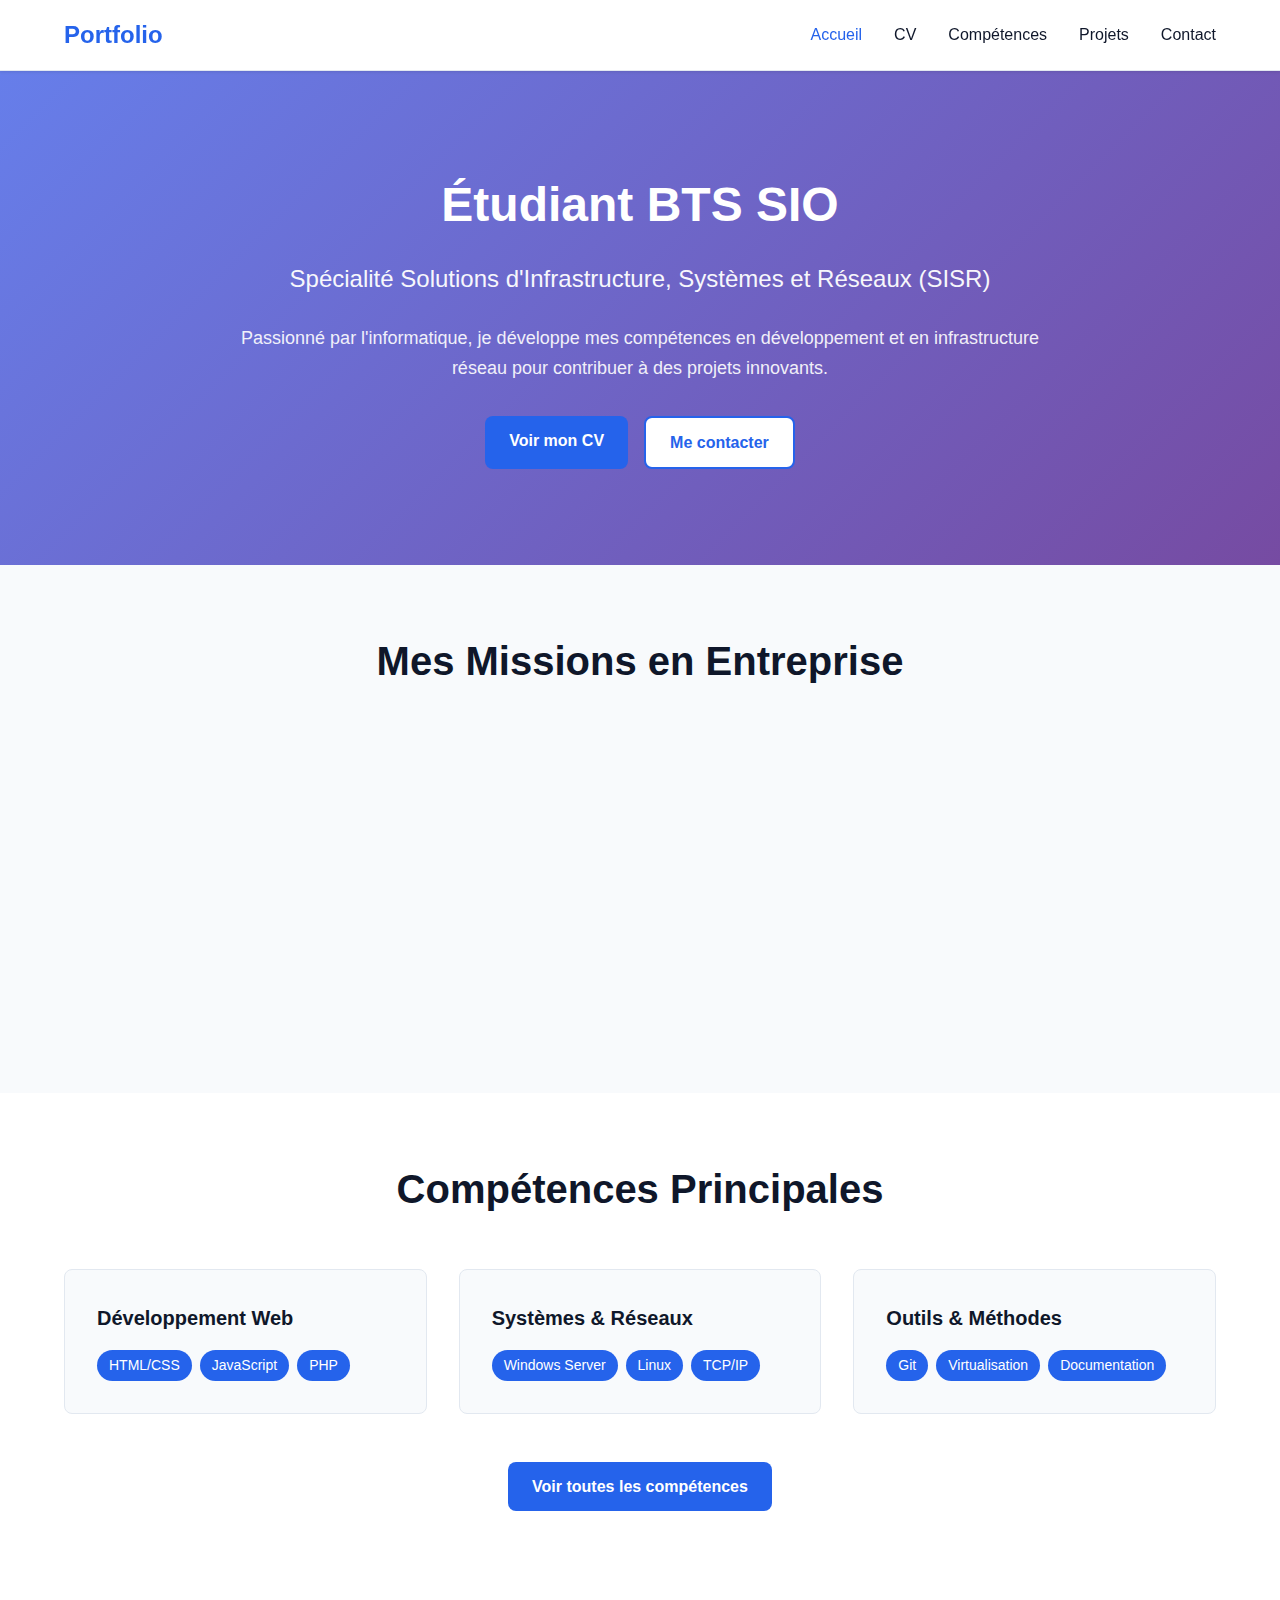
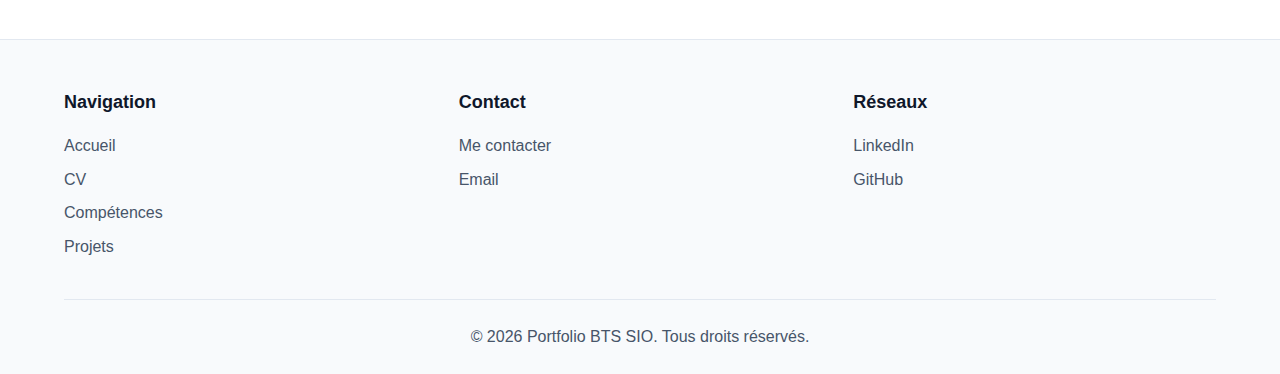
<file: index.html>
<!DOCTYPE html>
<html lang="fr">
<head>
    <meta charset="UTF-8">
    <meta name="viewport" content="width=device-width, initial-scale=1.0">
    <title>Portfolio - Étudiant BTS SIO</title>
    <meta name="description" content="Portfolio d'un étudiant en BTS SIO spécialisé en développement et infrastructure">
    <link rel="stylesheet" href="styles.css">
</head>
<body>
    <!-- Navigation -->
    <nav class="navbar">
        <div class="container">
            <a href="index.html" class="logo">Portfolio</a>
            <button class="menu-toggle" id="menuToggle">
                <span></span>
                <span></span>
                <span></span>
            </button>
            <ul class="nav-links" id="navLinks">
                <li><a href="index.html" class="active">Accueil</a></li>
                <li><a href="cv.html">CV</a></li>
                <li><a href="competences.html">Compétences</a></li>
                <li><a href="projets.html">Projets</a></li>
                <li><a href="contact.html">Contact</a></li>
            </ul>
        </div>
    </nav>

    <!-- Hero Section -->
    <section class="hero">
        <div class="container">
            <div class="hero-content">
                <h1 class="hero-title">Étudiant BTS SIO</h1>
                <p class="hero-subtitle">Spécialité Solutions d'Infrastructure, Systèmes et Réseaux (SISR)</p>
                <p class="hero-description">Passionné par l'informatique, je développe mes compétences en développement et en infrastructure réseau pour contribuer à des projets innovants.</p>
                <div class="hero-buttons">
                    <a href="cv.html" class="btn btn-primary">Voir mon CV</a>
                    <a href="contact.html" class="btn btn-secondary">Me contacter</a>
                </div>
            </div>
        </div>
    </section>

    <!-- Missions Section -->
    <section class="missions">
        <div class="container">
            <h2 class="section-title">Mes Missions en Entreprise</h2>
            <div class="missions-grid">
                <div class="mission-card">
                    <div class="mission-icon">🔧</div>
                    <h3>Maintenance & Support</h3>
                    <p>Diagnostic et résolution de problèmes matériels et logiciels, assistance technique aux utilisateurs</p>
                </div>
                <div class="mission-card">
                    <div class="mission-icon">🌐</div>
                    <h3>Infrastructure Réseau</h3>
                    <p>Configuration et administration des équipements réseau, gestion des accès et de la sécurité</p>
                </div>
                <div class="mission-card">
                    <div class="mission-icon">💻</div>
                    <h3>Développement</h3>
                    <p>Création d'applications web et scripts d'automatisation pour optimiser les processus</p>
                </div>
            </div>
        </div>
    </section>

    <!-- Skills Preview -->
    <section class="skills-preview">
        <div class="container">
            <h2 class="section-title">Compétences Principales</h2>
            <div class="skills-grid">
                <div class="skill-card">
                    <h3>Développement Web</h3>
                    <div class="skill-tags">
                        <span class="tag">HTML/CSS</span>
                        <span class="tag">JavaScript</span>
                        <span class="tag">PHP</span>
                    </div>
                </div>
                <div class="skill-card">
                    <h3>Systèmes & Réseaux</h3>
                    <div class="skill-tags">
                        <span class="tag">Windows Server</span>
                        <span class="tag">Linux</span>
                        <span class="tag">TCP/IP</span>
                    </div>
                </div>
                <div class="skill-card">
                    <h3>Outils & Méthodes</h3>
                    <div class="skill-tags">
                        <span class="tag">Git</span>
                        <span class="tag">Virtualisation</span>
                        <span class="tag">Documentation</span>
                    </div>
                </div>
            </div>
            <div class="text-center">
                <a href="competences.html" class="btn btn-primary">Voir toutes les compétences</a>
            </div>
        </div>
    </section>

    <!-- Footer -->
    <footer class="footer">
        <div class="container">
            <div class="footer-content">
                <div class="footer-section">
                    <h3>Navigation</h3>
                    <ul>
                        <li><a href="index.html">Accueil</a></li>
                        <li><a href="cv.html">CV</a></li>
                        <li><a href="competences.html">Compétences</a></li>
                        <li><a href="projets.html">Projets</a></li>
                    </ul>
                </div>
                <div class="footer-section">
                    <h3>Contact</h3>
                    <ul>
                        <li><a href="contact.html">Me contacter</a></li>
                        <li><a href="mailto:votre.email@example.com">Email</a></li>
                    </ul>
                </div>
                <div class="footer-section">
                    <h3>Réseaux</h3>
                    <ul>
                        <li><a href="#" target="_blank">LinkedIn</a></li>
                        <li><a href="https://github.com/blackfires38" target="_blank">GitHub</a></li>
                    </ul>
                </div>
            </div>
            <div class="footer-bottom">
                <p>&copy; 2026 Portfolio BTS SIO. Tous droits réservés.</p>
            </div>
        </div>
    </footer>

    <script src="script.js"></script>
</body>
</html>
</file>
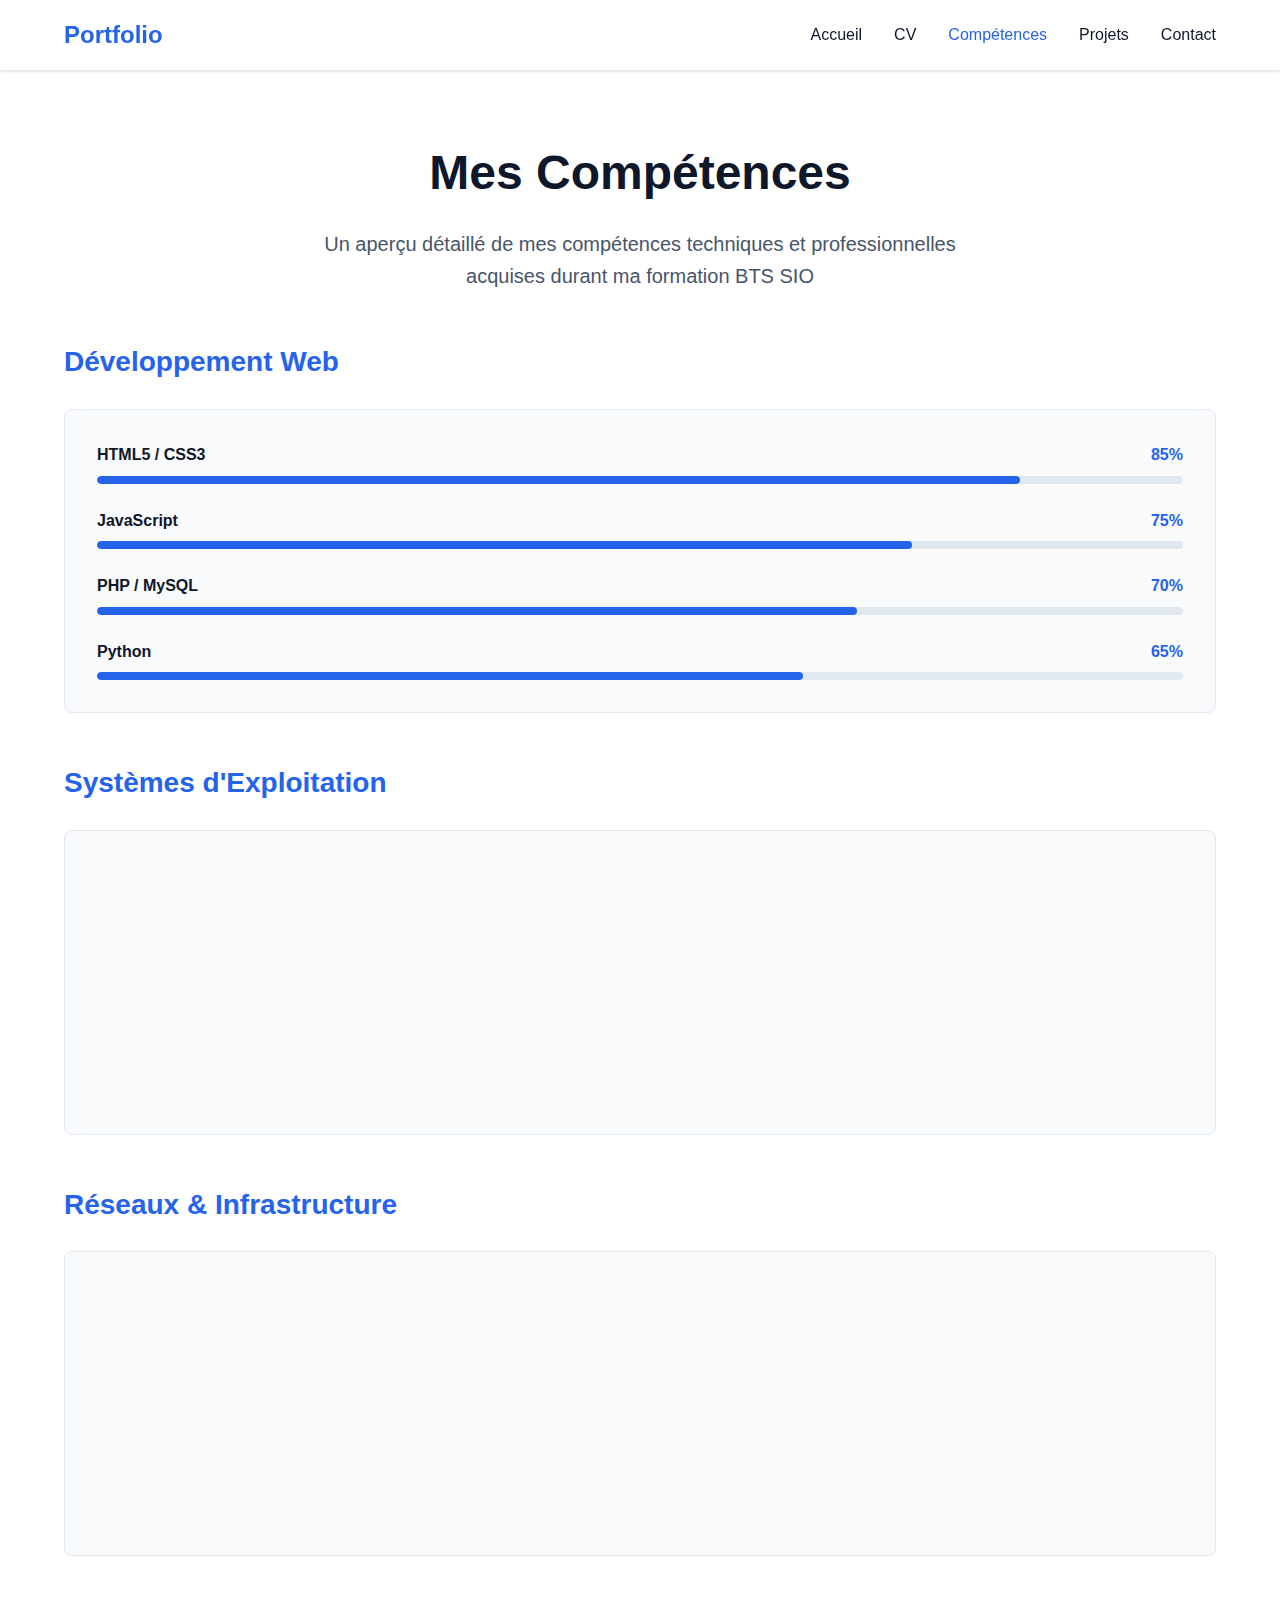
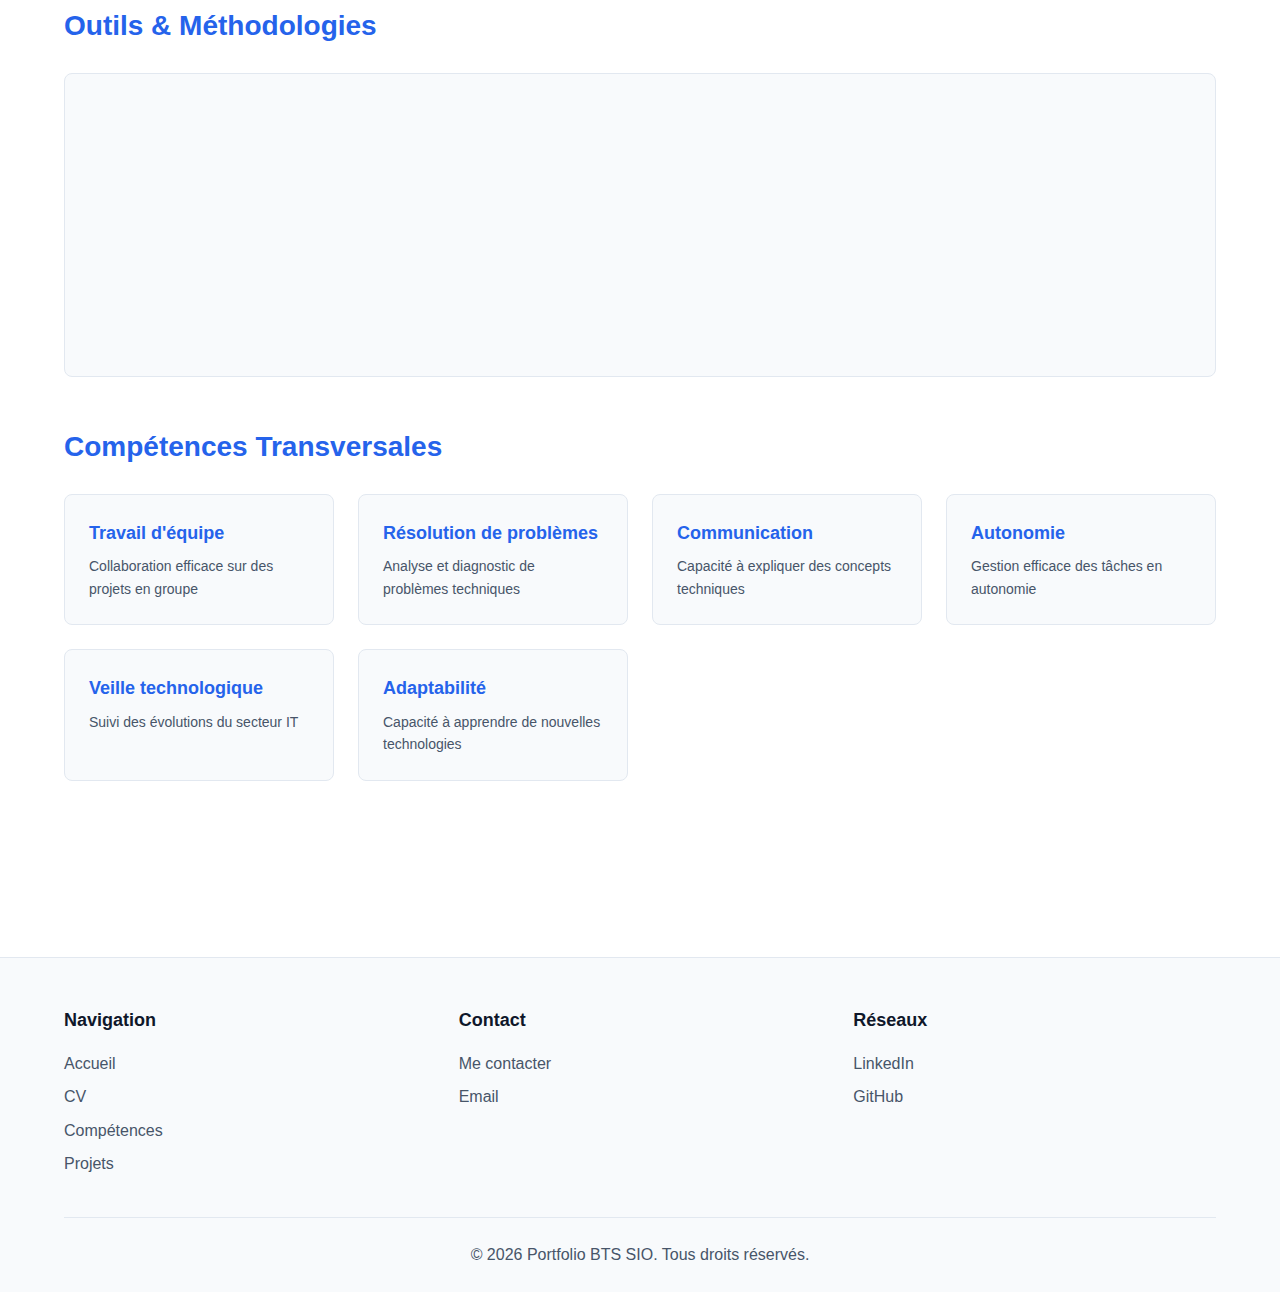
<file: competences.html>
<!DOCTYPE html>
<html lang="fr">
<head>
    <meta charset="UTF-8">
    <meta name="viewport" content="width=device-width, initial-scale=1.0">
    <title>Compétences - Portfolio</title>
    <link rel="stylesheet" href="styles.css">
</head>
<body>
    <!-- Navigation -->
    <nav class="navbar">
        <div class="container">
            <a href="index.html" class="logo">Portfolio</a>
            <button class="menu-toggle" id="menuToggle">
                <span></span>
                <span></span>
                <span></span>
            </button>
            <ul class="nav-links" id="navLinks">
                <li><a href="index.html">Accueil</a></li>
                <li><a href="cv.html">CV</a></li>
                <li><a href="competences.html" class="active">Compétences</a></li>
                <li><a href="projets.html">Projets</a></li>
                <li><a href="contact.html">Contact</a></li>
            </ul>
        </div>
    </nav>

    <!-- Skills Section -->
    <section class="competences-section">
        <div class="container">
            <h1 class="page-title">Mes Compétences</h1>
            <p class="page-subtitle">Un aperçu détaillé de mes compétences techniques et professionnelles acquises durant ma formation BTS SIO</p>

            <!-- Développement -->
            <div class="competence-category">
                <h2>Développement Web</h2>
                <div class="skills-list">
                    <div class="skill-item">
                        <div class="skill-header">
                            <span class="skill-name">HTML5 / CSS3</span>
                            <span class="skill-percentage">85%</span>
                        </div>
                        <div class="skill-bar">
                            <div class="skill-progress" style="width: 85%"></div>
                        </div>
                    </div>
                    <div class="skill-item">
                        <div class="skill-header">
                            <span class="skill-name">JavaScript</span>
                            <span class="skill-percentage">75%</span>
                        </div>
                        <div class="skill-bar">
                            <div class="skill-progress" style="width: 75%"></div>
                        </div>
                    </div>
                    <div class="skill-item">
                        <div class="skill-header">
                            <span class="skill-name">PHP / MySQL</span>
                            <span class="skill-percentage">70%</span>
                        </div>
                        <div class="skill-bar">
                            <div class="skill-progress" style="width: 70%"></div>
                        </div>
                    </div>
                    <div class="skill-item">
                        <div class="skill-header">
                            <span class="skill-name">Python</span>
                            <span class="skill-percentage">65%</span>
                        </div>
                        <div class="skill-bar">
                            <div class="skill-progress" style="width: 65%"></div>
                        </div>
                    </div>
                </div>
            </div>

            <!-- Systèmes -->
            <div class="competence-category">
                <h2>Systèmes d'Exploitation</h2>
                <div class="skills-list">
                    <div class="skill-item">
                        <div class="skill-header">
                            <span class="skill-name">Windows 10/11</span>
                            <span class="skill-percentage">90%</span>
                        </div>
                        <div class="skill-bar">
                            <div class="skill-progress" style="width: 90%"></div>
                        </div>
                    </div>
                    <div class="skill-item">
                        <div class="skill-header">
                            <span class="skill-name">Windows Server</span>
                            <span class="skill-percentage">75%</span>
                        </div>
                        <div class="skill-bar">
                            <div class="skill-progress" style="width: 75%"></div>
                        </div>
                    </div>
                    <div class="skill-item">
                        <div class="skill-header">
                            <span class="skill-name">Linux (Ubuntu/Debian)</span>
                            <span class="skill-percentage">70%</span>
                        </div>
                        <div class="skill-bar">
                            <div class="skill-progress" style="width: 70%"></div>
                        </div>
                    </div>
                    <div class="skill-item">
                        <div class="skill-header">
                            <span class="skill-name">Active Directory</span>
                            <span class="skill-percentage">65%</span>
                        </div>
                        <div class="skill-bar">
                            <div class="skill-progress" style="width: 65%"></div>
                        </div>
                    </div>
                </div>
            </div>

            <!-- Réseaux -->
            <div class="competence-category">
                <h2>Réseaux & Infrastructure</h2>
                <div class="skills-list">
                    <div class="skill-item">
                        <div class="skill-header">
                            <span class="skill-name">TCP/IP</span>
                            <span class="skill-percentage">80%</span>
                        </div>
                        <div class="skill-bar">
                            <div class="skill-progress" style="width: 80%"></div>
                        </div>
                    </div>
                    <div class="skill-item">
                        <div class="skill-header">
                            <span class="skill-name">Configuration Routeurs/Switchs</span>
                            <span class="skill-percentage">70%</span>
                        </div>
                        <div class="skill-bar">
                            <div class="skill-progress" style="width: 70%"></div>
                        </div>
                    </div>
                    <div class="skill-item">
                        <div class="skill-header">
                            <span class="skill-name">VLAN</span>
                            <span class="skill-percentage">65%</span>
                        </div>
                        <div class="skill-bar">
                            <div class="skill-progress" style="width: 65%"></div>
                        </div>
                    </div>
                    <div class="skill-item">
                        <div class="skill-header">
                            <span class="skill-name">VPN</span>
                            <span class="skill-percentage">60%</span>
                        </div>
                        <div class="skill-bar">
                            <div class="skill-progress" style="width: 60%"></div>
                        </div>
                    </div>
                </div>
            </div>

            <!-- Outils -->
            <div class="competence-category">
                <h2>Outils & Méthodologies</h2>
                <div class="skills-list">
                    <div class="skill-item">
                        <div class="skill-header">
                            <span class="skill-name">Git / GitHub</span>
                            <span class="skill-percentage">75%</span>
                        </div>
                        <div class="skill-bar">
                            <div class="skill-progress" style="width: 75%"></div>
                        </div>
                    </div>
                    <div class="skill-item">
                        <div class="skill-header">
                            <span class="skill-name">Virtualisation (VirtualBox/VMware)</span>
                            <span class="skill-percentage">80%</span>
                        </div>
                        <div class="skill-bar">
                            <div class="skill-progress" style="width: 80%"></div>
                        </div>
                    </div>
                    <div class="skill-item">
                        <div class="skill-header">
                            <span class="skill-name">Packet Tracer</span>
                            <span class="skill-percentage">70%</span>
                        </div>
                        <div class="skill-bar">
                            <div class="skill-progress" style="width: 70%"></div>
                        </div>
                    </div>
                    <div class="skill-item">
                        <div class="skill-header">
                            <span class="skill-name">Documentation Technique</span>
                            <span class="skill-percentage">85%</span>
                        </div>
                        <div class="skill-bar">
                            <div class="skill-progress" style="width: 85%"></div>
                        </div>
                    </div>
                </div>
            </div>

            <!-- Soft Skills -->
            <div class="competence-category">
                <h2>Compétences Transversales</h2>
                <div class="soft-skills-grid">
                    <div class="soft-skill-card">
                        <h3>Travail d'équipe</h3>
                        <p>Collaboration efficace sur des projets en groupe</p>
                    </div>
                    <div class="soft-skill-card">
                        <h3>Résolution de problèmes</h3>
                        <p>Analyse et diagnostic de problèmes techniques</p>
                    </div>
                    <div class="soft-skill-card">
                        <h3>Communication</h3>
                        <p>Capacité à expliquer des concepts techniques</p>
                    </div>
                    <div class="soft-skill-card">
                        <h3>Autonomie</h3>
                        <p>Gestion efficace des tâches en autonomie</p>
                    </div>
                    <div class="soft-skill-card">
                        <h3>Veille technologique</h3>
                        <p>Suivi des évolutions du secteur IT</p>
                    </div>
                    <div class="soft-skill-card">
                        <h3>Adaptabilité</h3>
                        <p>Capacité à apprendre de nouvelles technologies</p>
                    </div>
                </div>
            </div>
        </div>
    </section>

    <!-- Footer -->
    <footer class="footer">
        <div class="container">
            <div class="footer-content">
                <div class="footer-section">
                    <h3>Navigation</h3>
                    <ul>
                        <li><a href="index.html">Accueil</a></li>
                        <li><a href="cv.html">CV</a></li>
                        <li><a href="competences.html">Compétences</a></li>
                        <li><a href="projets.html">Projets</a></li>
                    </ul>
                </div>
                <div class="footer-section">
                    <h3>Contact</h3>
                    <ul>
                        <li><a href="contact.html">Me contacter</a></li>
                        <li><a href="mailto:votre.email@example.com">Email</a></li>
                    </ul>
                </div>
                <div class="footer-section">
                    <h3>Réseaux</h3>
                    <ul>
                        <li><a href="#" target="_blank">LinkedIn</a></li>
                        <li><a href="https://github.com/blackfires38" target="_blank">GitHub</a></li>
                    </ul>
                </div>
            </div>
            <div class="footer-bottom">
                <p>&copy; 2026 Portfolio BTS SIO. Tous droits réservés.</p>
            </div>
        </div>
    </footer>

    <script src="script.js"></script>
</body>
</html>
</file>
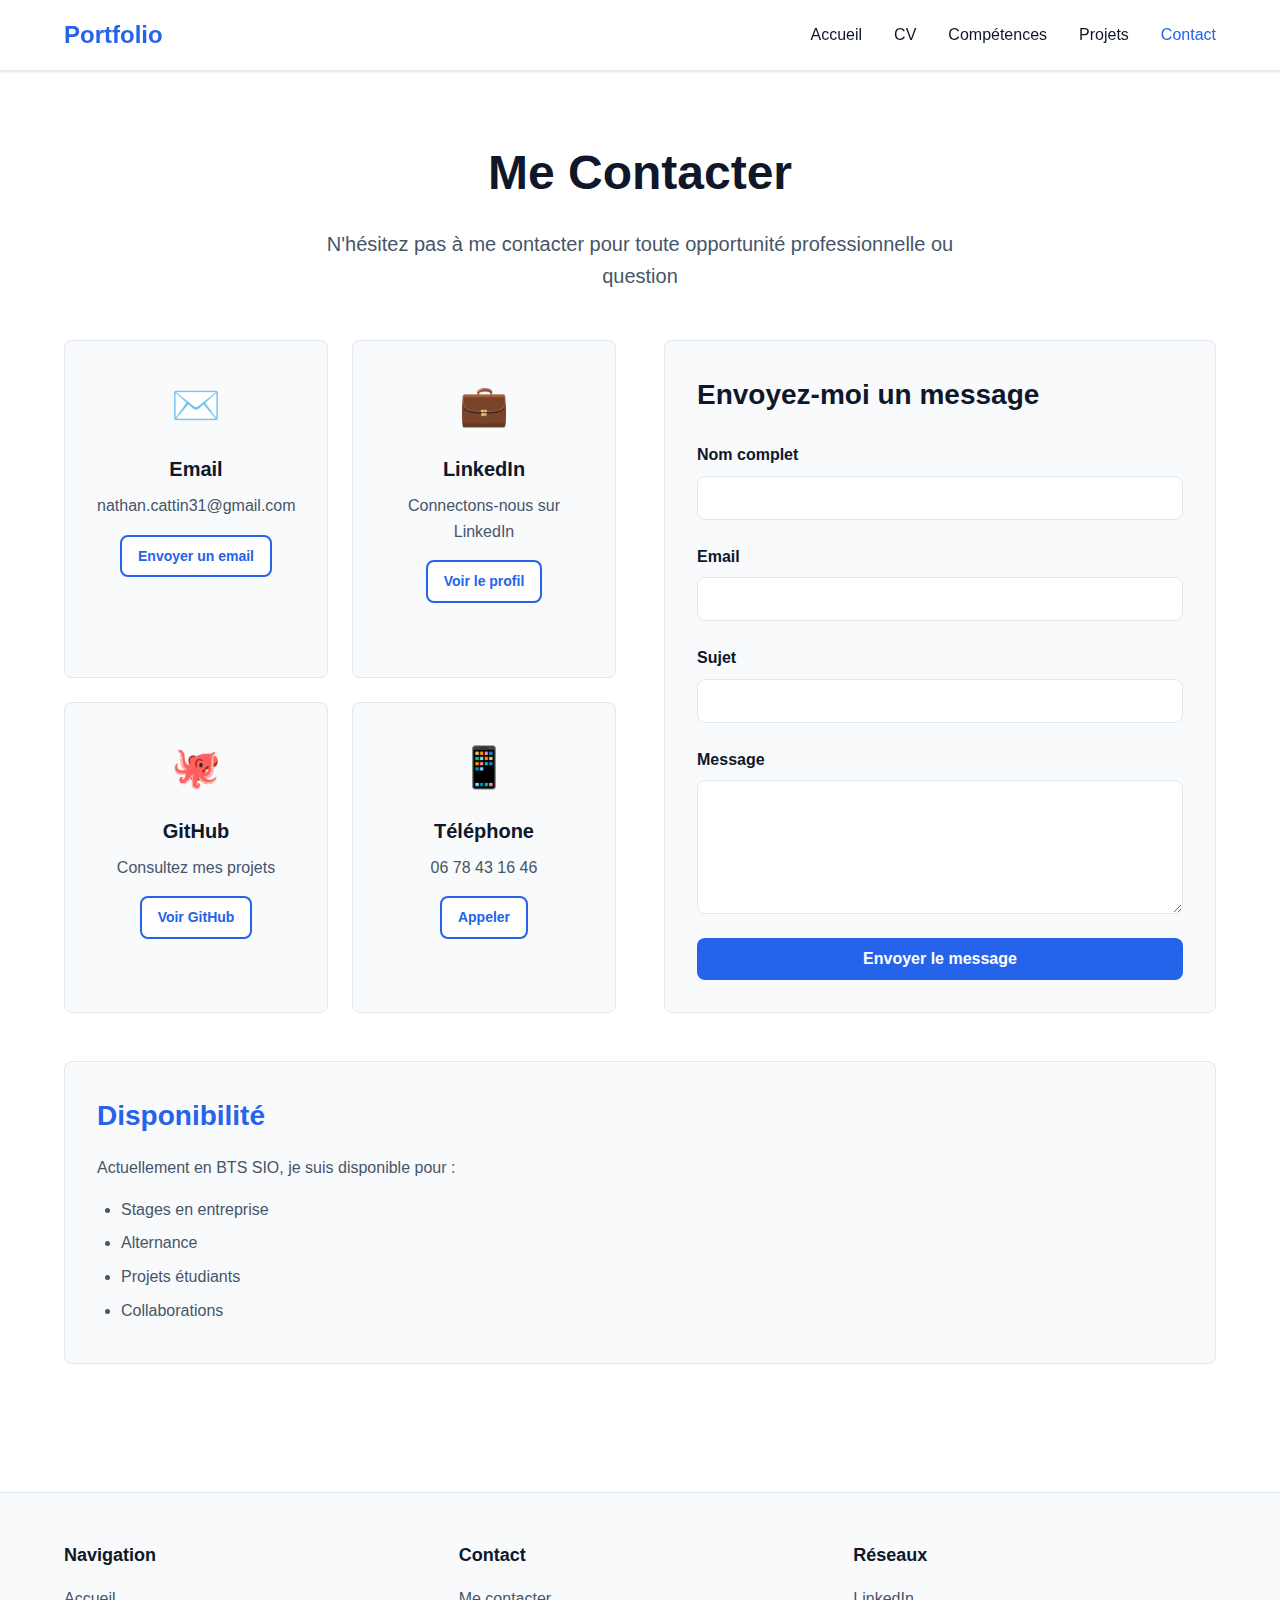
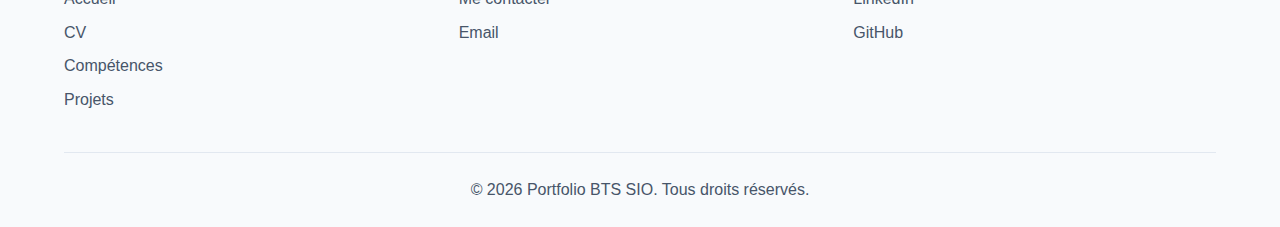
<file: contact.html>
<!DOCTYPE html>
<html lang="fr">
<head>
    <meta charset="UTF-8">
    <meta name="viewport" content="width=device-width, initial-scale=1.0">
    <title>Contact - Portfolio</title>
    <link rel="stylesheet" href="styles.css">
</head>
<body>
    <!-- Navigation -->
    <nav class="navbar">
        <div class="container">
            <a href="index.html" class="logo">Portfolio</a>
            <button class="menu-toggle" id="menuToggle">
                <span></span>
                <span></span>
                <span></span>
            </button>
            <ul class="nav-links" id="navLinks">
                <li><a href="index.html">Accueil</a></li>
                <li><a href="cv.html">CV</a></li>
                <li><a href="competences.html">Compétences</a></li>
                <li><a href="projets.html">Projets</a></li>
                <li><a href="contact.html" class="active">Contact</a></li>
            </ul>
        </div>
    </nav>

    <!-- Contact Section -->
    <section class="contact-section">
        <div class="container">
            <h1 class="page-title">Me Contacter</h1>
            <p class="page-subtitle">N'hésitez pas à me contacter pour toute opportunité professionnelle ou question</p>

            <div class="contact-grid">
                <!-- Contact Cards -->
                <div class="contact-cards">
                    <div class="contact-card">
                        <div class="contact-icon">✉️</div>
                        <h3>Email</h3>
                        <p>nathan.cattin31@gmail.com</p>
                        <a href="mailto:nathan.cattin31@gmail.com" class="btn btn-secondary btn-small">Envoyer un email</a>
                    </div>

                    <div class="contact-card">
                        <div class="contact-icon">💼</div>
                        <h3>LinkedIn</h3>
                        <p>Connectons-nous sur LinkedIn</p>
                        <a href="https://fr.linkedin.com/in/nathan-cattin-4829632a1?original_referer=https%3A%2F%2Fwww.google.com%2F" target="_blank" class="btn btn-secondary btn-small">Voir le profil</a>
                    </div>

                    <div class="contact-card">
                        <div class="contact-icon">🐙</div>
                        <h3>GitHub</h3>
                        <p>Consultez mes projets</p>
                        <a href="https://github.com/blackfires38" target="_blank" class="btn btn-secondary btn-small">Voir GitHub</a>
                    </div>

                    <div class="contact-card">
                        <div class="contact-icon">📱</div>
                        <h3>Téléphone</h3>
                        <p>06 78 43 16 46</p>
                        <a href="tel:+33678431646" class="btn btn-secondary btn-small">Appeler</a>
                    </div>
                </div>

                <!-- Contact Form -->
                <div class="contact-form-container">
                    <h2>Envoyez-moi un message</h2>
                    <form class="contact-form" id="contactForm">
                        <div class="form-group">
                            <label for="name">Nom complet</label>
                            <input type="text" id="name" name="name" required>
                        </div>

                        <div class="form-group">
                            <label for="email">Email</label>
                            <input type="email" id="email" name="email" required>
                        </div>

                        <div class="form-group">
                            <label for="subject">Sujet</label>
                            <input type="text" id="subject" name="subject" required>
                        </div>

                        <div class="form-group">
                            <label for="message">Message</label>
                            <textarea id="message" name="message" rows="6" required></textarea>
                        </div>

                        <button type="submit" class="btn btn-primary">Envoyer le message</button>
                    </form>
                </div>
            </div>

            <!-- Disponibilité -->
            <div class="disponibilite-card">
                <h2>Disponibilité</h2>
                <p>Actuellement en BTS SIO, je suis disponible pour :</p>
                <ul>
                    <li>Stages en entreprise</li>
                    <li>Alternance</li>
                    <li>Projets étudiants</li>
                    <li>Collaborations</li>
                </ul>
            </div>
        </div>
    </section>

    <!-- Footer -->
    <footer class="footer">
        <div class="container">
            <div class="footer-content">
                <div class="footer-section">
                    <h3>Navigation</h3>
                    <ul>
                        <li><a href="index.html">Accueil</a></li>
                        <li><a href="cv.html">CV</a></li>
                        <li><a href="competences.html">Compétences</a></li>
                        <li><a href="projets.html">Projets</a></li>
                    </ul>
                </div>
                <div class="footer-section">
                    <h3>Contact</h3>
                    <ul>
                        <li><a href="contact.html">Me contacter</a></li>
                        <li><a href="mailto:votre.email@example.com">Email</a></li>
                    </ul>
                </div>
                <div class="footer-section">
                    <h3>Réseaux</h3>
                    <ul>
                        <li><a href="https://fr.linkedin.com/in/nathan-cattin-4829632a1?original_referer=https%3A%2F%2Fwww.google.com%2F" target="_blank">LinkedIn</a></li>
                        <li><a href="https://github.com/blackfires38" target="_blank">GitHub</a></li>
                    </ul>
                </div>
            </div>
            <div class="footer-bottom">
                <p>&copy; 2026 Portfolio BTS SIO. Tous droits réservés.</p>
            </div>
        </div>
    </footer>

    <script src="script.js"></script>
</body>
</html>
</file>
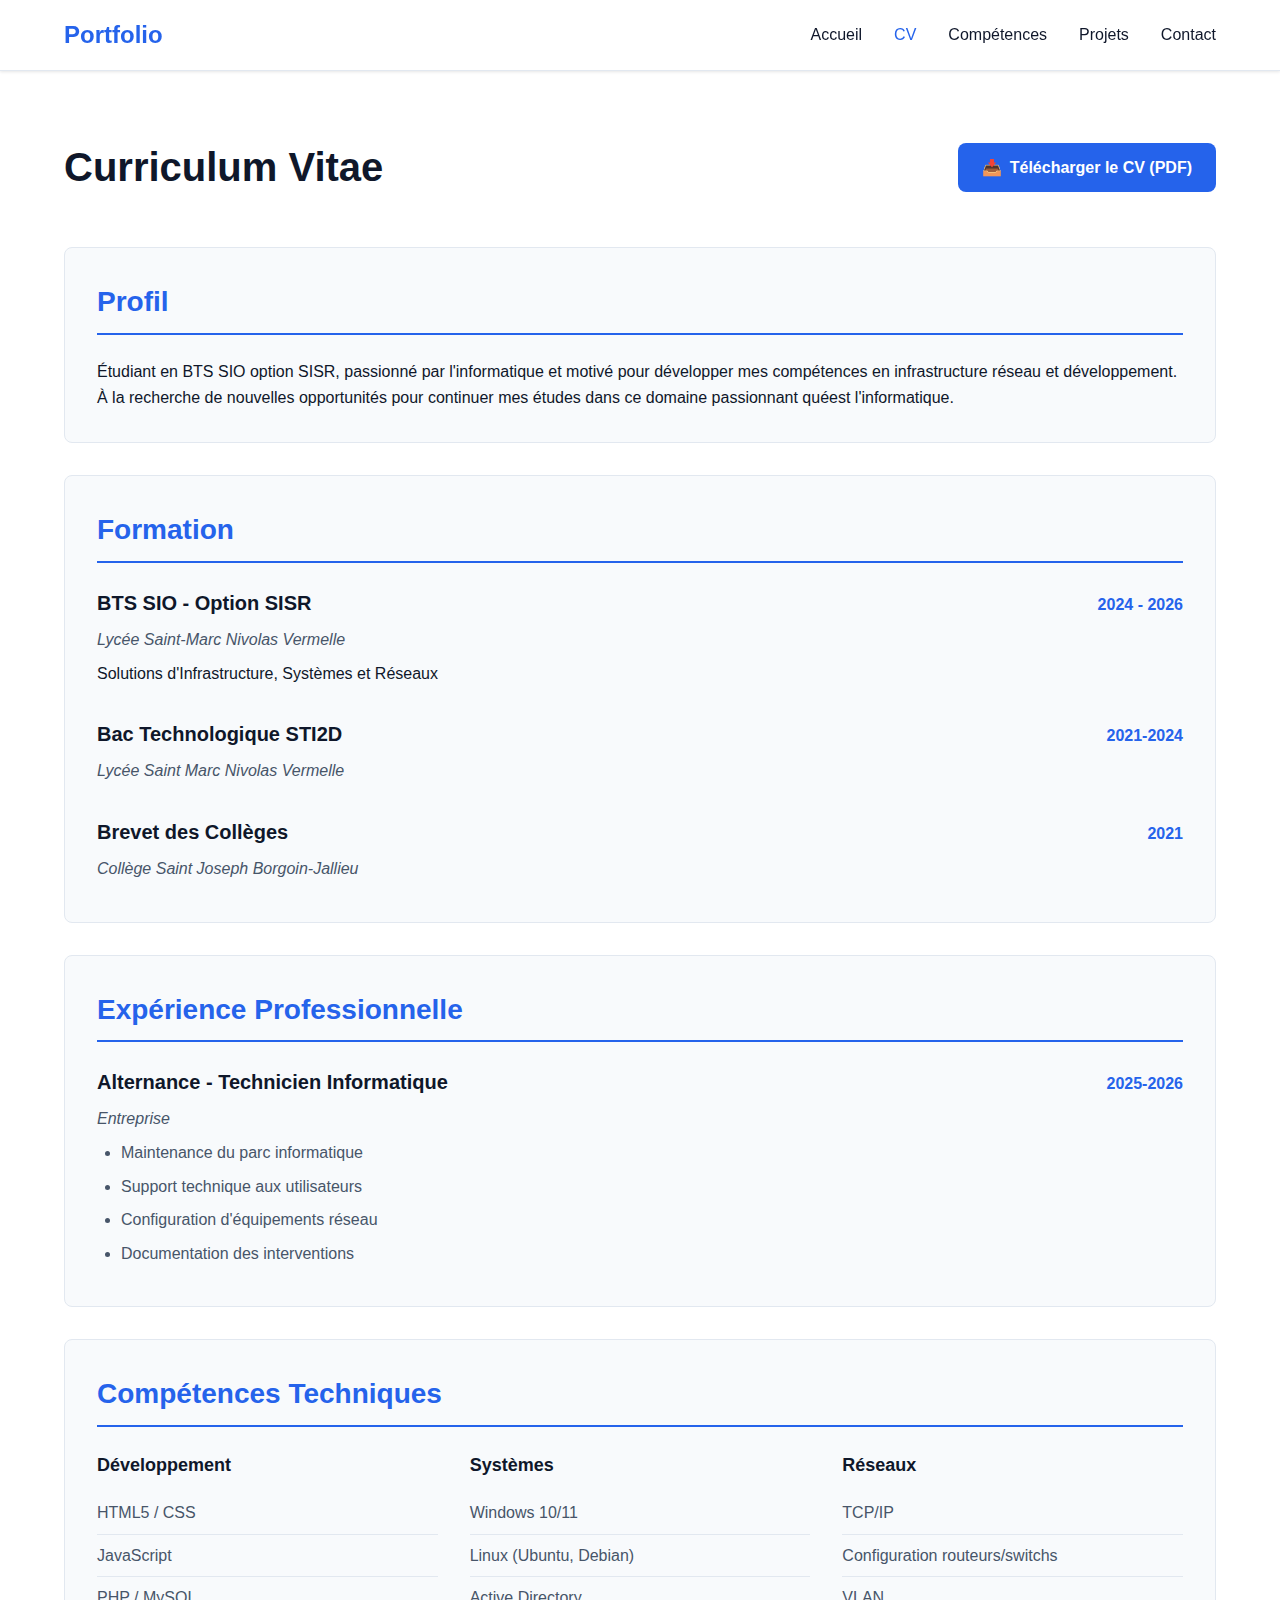
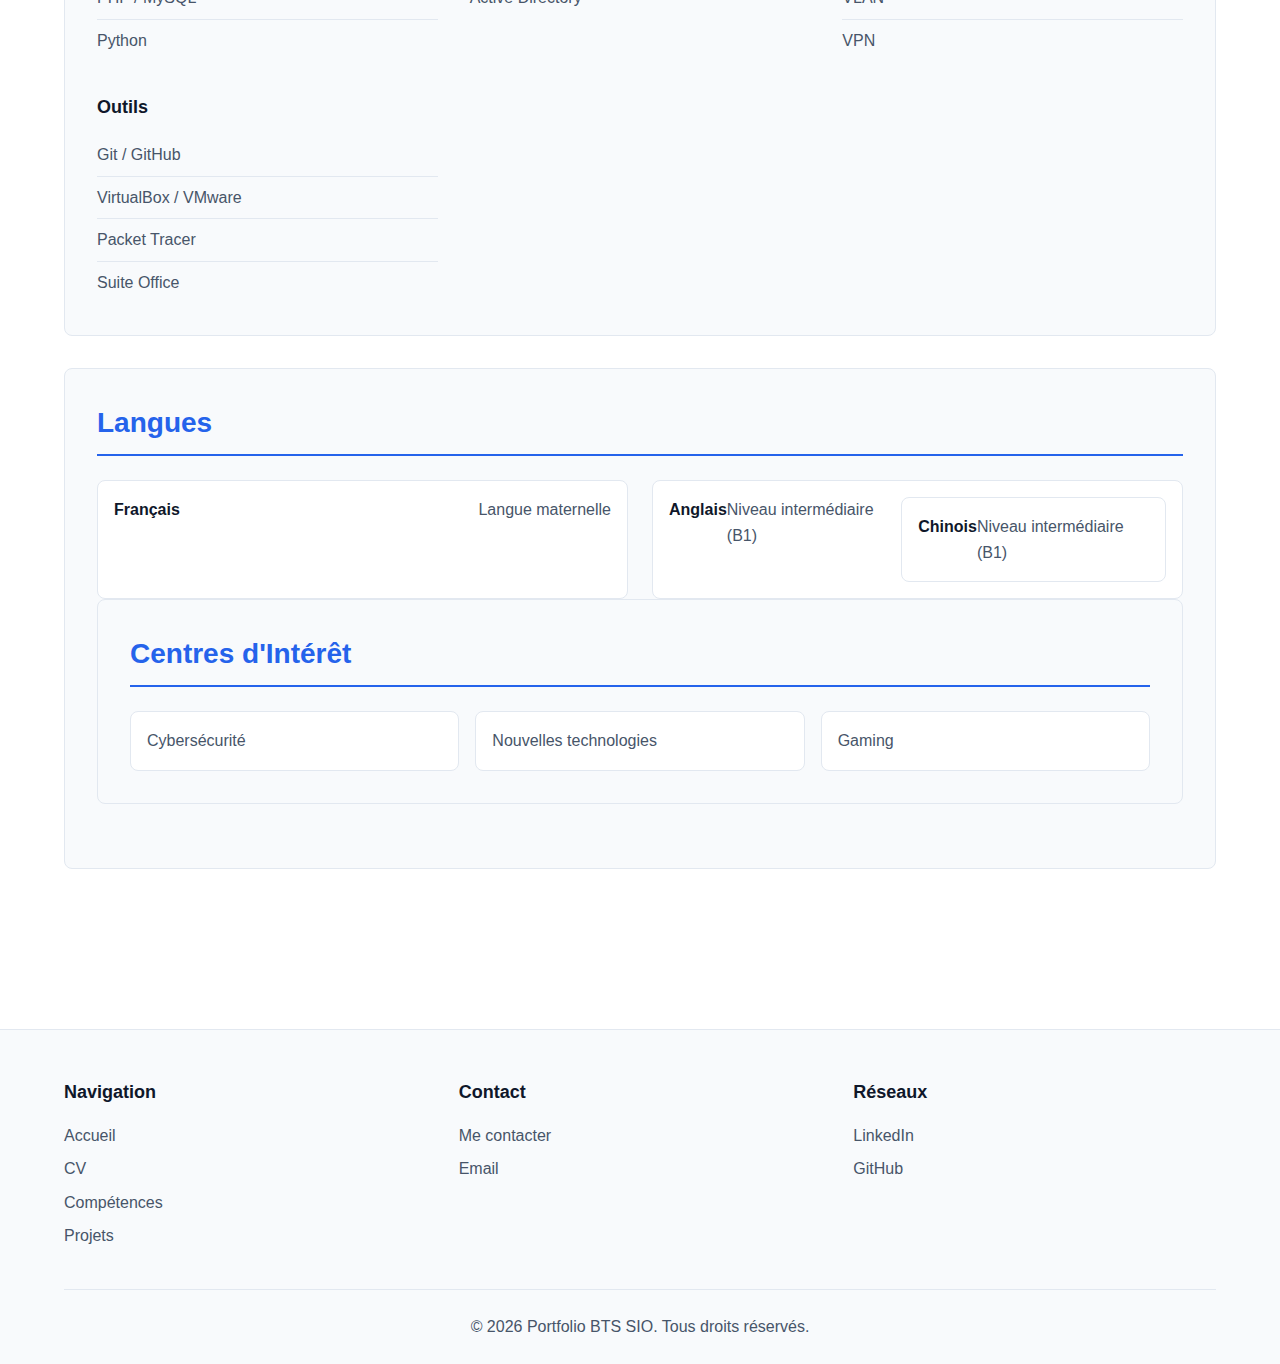
<file: cv.html>
<!DOCTYPE html>
<html lang="fr">
<head>
    <meta charset="UTF-8">
    <meta name="viewport" content="width=device-width, initial-scale=1.0">
    <title>Mon CV - Portfolio</title>
    <link rel="stylesheet" href="styles.css">
</head>
<body>
    <!-- Navigation -->
    <nav class="navbar">
        <div class="container">
            <a href="index.html" class="logo">Portfolio</a>
            <button class="menu-toggle" id="menuToggle">
                <span></span>
                <span></span>
                <span></span>
            </button>
            <ul class="nav-links" id="navLinks">
                <li><a href="index.html">Accueil</a></li>
                <li><a href="cv.html" class="active">CV</a></li>
                <li><a href="competences.html">Compétences</a></li>
                <li><a href="projets.html">Projets</a></li>
                <li><a href="contact.html">Contact</a></li>
            </ul>
        </div>
    </nav>

    <!-- CV Section -->
    <section class="cv-section">
        <div class="container">
            <div class="cv-header">
                <h1>Curriculum Vitae</h1>
                <a href="/my-portfolio/blob/main/CV.pdf" target="_blank" class="btn btn-primary download-btn" id="downloadCV">
                    <span>📥</span> Télécharger le CV (PDF)
                </a>
            </div>

            <!-- Profile -->
            <div class="cv-card">
                <h2>Profil</h2>
                <p>Étudiant en BTS SIO option SISR, passionné par l'informatique et motivé pour développer mes compétences en infrastructure réseau et développement. À la recherche de nouvelles opportunités pour continuer mes études dans ce domaine passionnant quéest l'informatique.</p>
            </div>

            <!-- Formation -->
            <div class="cv-card">
                <h2>Formation</h2>
                <div class="cv-item">
                    <div class="cv-item-header">
                        <h3>BTS SIO - Option SISR</h3>
                        <span class="cv-date">2024 - 2026</span>
                    </div>
                    <p class="cv-location">Lycée Saint-Marc Nivolas Vermelle</p>
                    <p>Solutions d'Infrastructure, Systèmes et Réseaux</p>
                </div>
                <div class="cv-item">
                    <div class="cv-item-header">
                        <h3>Bac Technologique STI2D</h3>
                        <span class="cv-date">2021-2024</span>
                    </div>
                    <p class="cv-location">Lycée Saint Marc Nivolas Vermelle</p>
                </div>
                 <div class="cv-item">
                    <div class="cv-item-header">
                        <h3>Brevet des Collèges</h3>
                        <span class="cv-date">2021</span>
                    </div>
                    <p class="cv-location">Collège Saint Joseph Borgoin-Jallieu</p>
                </div>
            </div>

            <!-- Expérience Professionnelle -->
            <div class="cv-card">
                <h2>Expérience Professionnelle</h2>
                <div class="cv-item">
                    <div class="cv-item-header">
                        <h3>Alternance - Technicien Informatique</h3>
                        <span class="cv-date">2025-2026</span>
                    </div>
                    <p class="cv-location">Entreprise</p>
                    <ul>
                        <li>Maintenance du parc informatique</li>
                        <li>Support technique aux utilisateurs</li>
                        <li>Configuration d'équipements réseau</li>
                        <li>Documentation des interventions</li>
                    </ul>
                </div>
            </div>

            <!-- Compétences Techniques -->
            <div class="cv-card">
                <h2>Compétences Techniques</h2>
                <div class="cv-skills-grid">
                    <div class="cv-skill-category">
                        <h3>Développement</h3>
                        <ul>
                            <li>HTML5 / CSS</li>
                            <li>JavaScript</li>
                            <li>PHP / MySQL</li>
                            <li>Python</li>
                        </ul>
                    </div>
                    <div class="cv-skill-category">
                        <h3>Systèmes</h3>
                        <ul>
                            <li>Windows 10/11</li>
                            <li>Linux (Ubuntu, Debian)</li>
                            <li>Active Directory</li>
                        </ul>
                    </div>
                    <div class="cv-skill-category">
                        <h3>Réseaux</h3>
                        <ul>
                            <li>TCP/IP</li>
                            <li>Configuration routeurs/switchs</li>
                            <li>VLAN</li>
                            <li>VPN</li>
                        </ul>
                    </div>
                    <div class="cv-skill-category">
                        <h3>Outils</h3>
                        <ul>
                            <li>Git / GitHub</li>
                            <li>VirtualBox / VMware</li>
                            <li>Packet Tracer</li>
                            <li>Suite Office</li>
                        </ul>
                    </div>
                </div>
            </div>

            <!-- Langues -->
            <div class="cv-card">
                <h2>Langues</h2>
                <div class="language-grid">
                    <div class="language-item">
                        <span class="language-name">Français</span>
                        <span class="language-level">Langue maternelle</span>
                    </div>
                    <div class="language-item">
                        <span class="language-name">Anglais</span>
                        <span class="language-level">Niveau intermédiaire (B1)</span>
                    <div class="language-item">
                        <span class="language-name">Chinois</span>
                        <span class="language-level">Niveau intermédiaire (B1)</span>
                    </div>
                </div>
            </div>

            <!-- Centres d'intérêt -->
            <div class="cv-card">
                <h2>Centres d'Intérêt</h2>
                <ul class="interests-list">
                    <li>Cybersécurité</li>
                    <li>Nouvelles technologies</li>
                    <li>Gaming</li>
                </ul>
            </div>
        </div>
    </section>

    <!-- Footer -->
    <footer class="footer">
        <div class="container">
            <div class="footer-content">
                <div class="footer-section">
                    <h3>Navigation</h3>
                    <ul>
                        <li><a href="index.html">Accueil</a></li>
                        <li><a href="cv.html">CV</a></li>
                        <li><a href="competences.html">Compétences</a></li>
                        <li><a href="projets.html">Projets</a></li>
                    </ul>
                </div>
                <div class="footer-section">
                    <h3>Contact</h3>
                    <ul>
                        <li><a href="contact.html">Me contacter</a></li>
                        <li><a href="mailto:votre.email@example.com">Email</a></li>
                    </ul>
                </div>
                <div class="footer-section">
                    <h3>Réseaux</h3>
                    <ul>
                        <li><a href="#" target="_blank">LinkedIn</a></li>
                        <li><a href="https://github.com/blackfires38" target="_blank">GitHub</a></li>
                    </ul>
                </div>
            </div>
            <div class="footer-bottom">
                <p>&copy; 2026 Portfolio BTS SIO. Tous droits réservés.</p>
            </div>
        </div>
    </footer>

    <script src="script.js"></script>
</body>
</html>
</file>
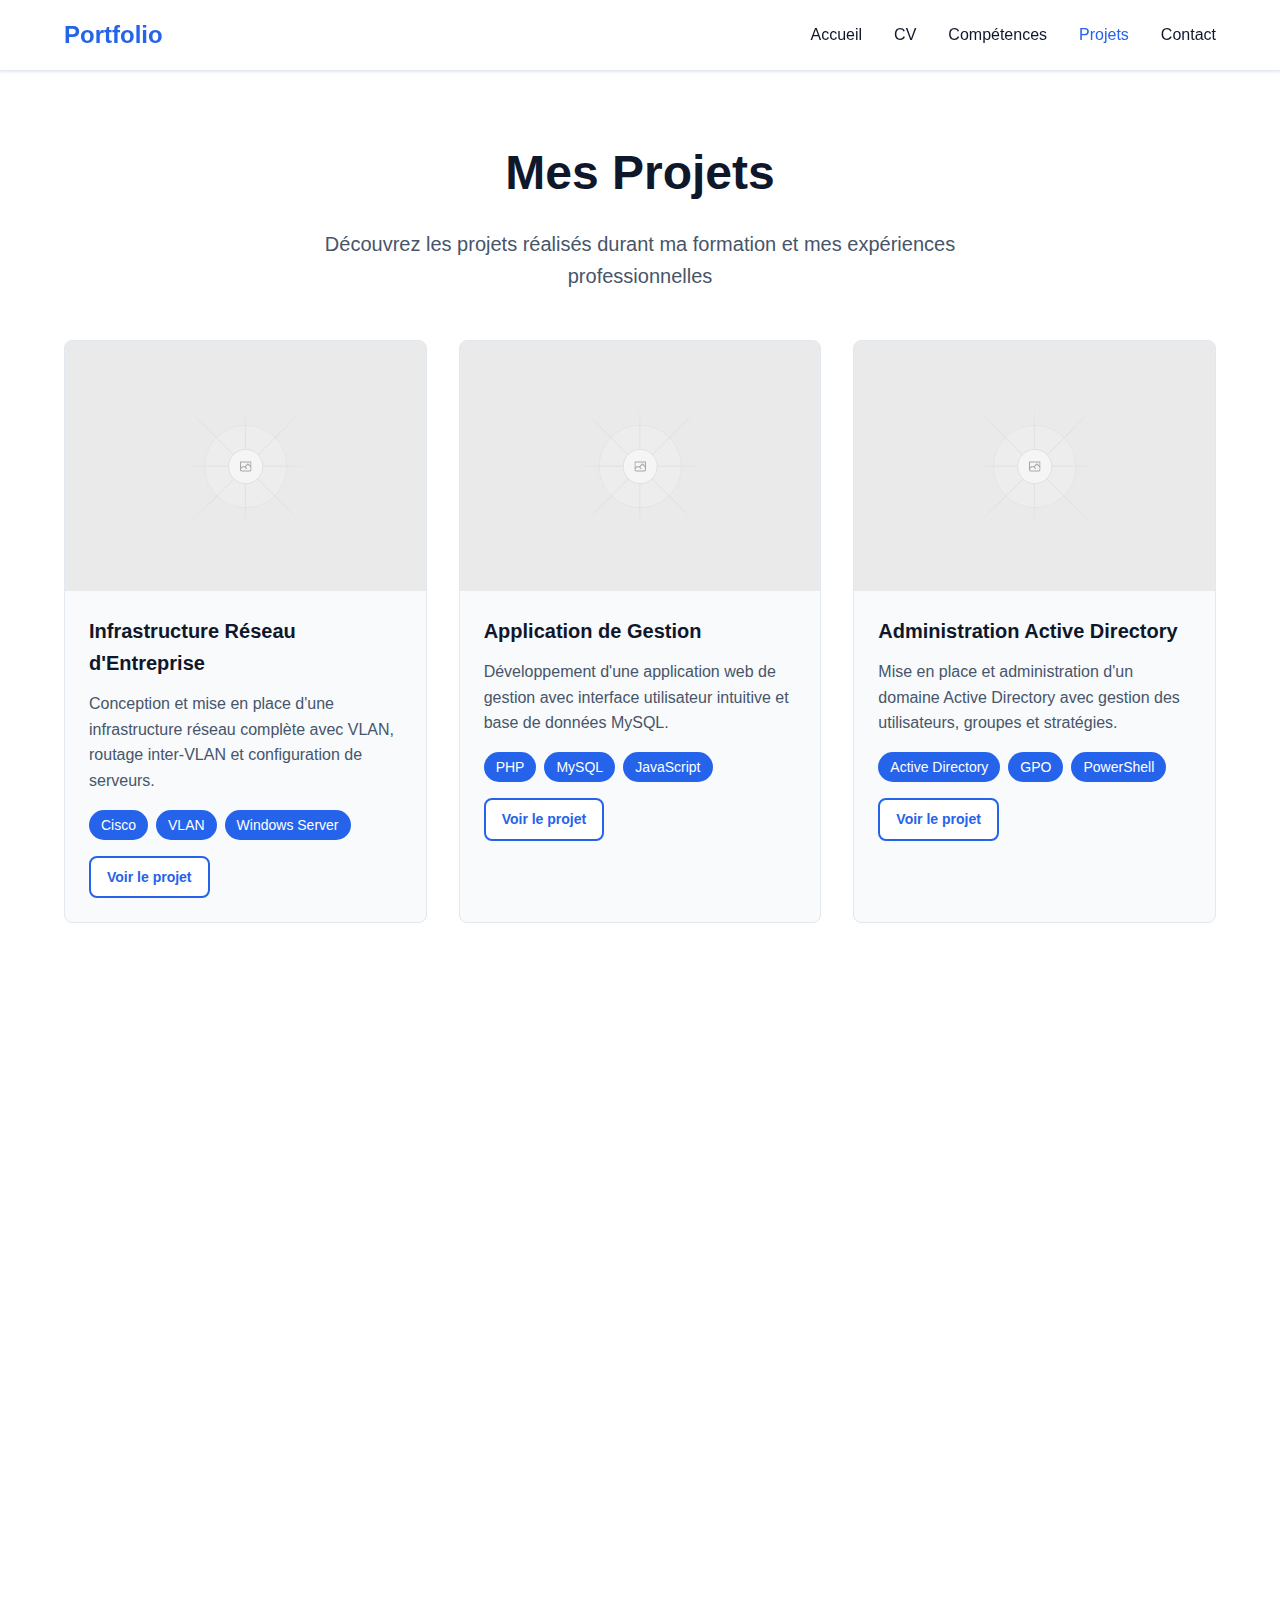
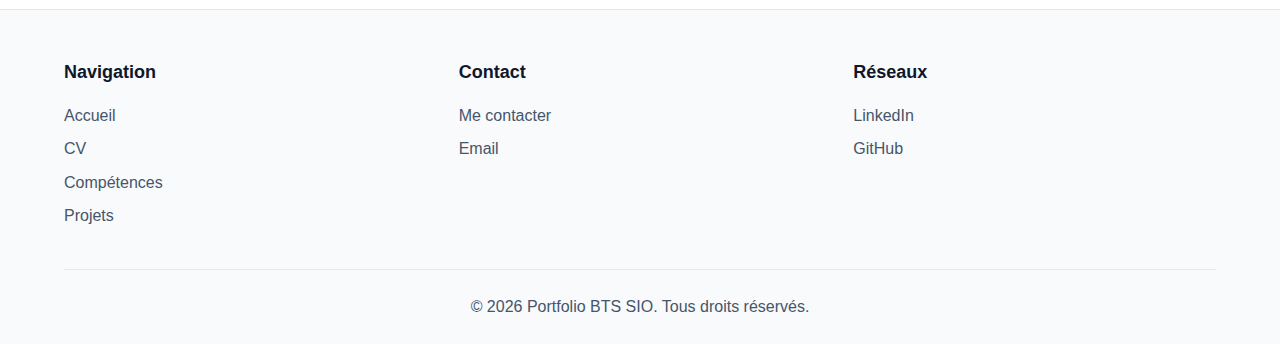
<file: projets.html>
<!DOCTYPE html>
<html lang="fr">
<head>
    <meta charset="UTF-8">
    <meta name="viewport" content="width=device-width, initial-scale=1.0">
    <title>Projets - Portfolio</title>
    <link rel="stylesheet" href="styles.css">
</head>
<body>
    <!-- Navigation -->
    <nav class="navbar">
        <div class="container">
            <a href="index.html" class="logo">Portfolio</a>
            <button class="menu-toggle" id="menuToggle">
                <span></span>
                <span></span>
                <span></span>
            </button>
            <ul class="nav-links" id="navLinks">
                <li><a href="index.html">Accueil</a></li>
                <li><a href="cv.html">CV</a></li>
                <li><a href="competences.html">Compétences</a></li>
                <li><a href="projets.html" class="active">Projets</a></li>
                <li><a href="contact.html">Contact</a></li>
            </ul>
        </div>
    </nav>

    <!-- Projects Section -->
    <section class="projets-section">
        <div class="container">
            <h1 class="page-title">Mes Projets</h1>
            <p class="page-subtitle">Découvrez les projets réalisés durant ma formation et mes expériences professionnelles</p>

            <div class="projets-grid">
                <!-- Projet 1 -->
                <div class="projet-card">
                    <div class="projet-image">
                        <img src="/placeholder.svg?height=300&width=500" alt="Infrastructure réseau">
                    </div>
                    <div class="projet-content">
                        <h3>Infrastructure Réseau d'Entreprise</h3>
                        <p>Conception et mise en place d'une infrastructure réseau complète avec VLAN, routage inter-VLAN et configuration de serveurs.</p>
                        <div class="projet-tags">
                            <span class="tag">Cisco</span>
                            <span class="tag">VLAN</span>
                            <span class="tag">Windows Server</span>
                        </div>
                        <a href="#" class="btn btn-secondary btn-small">Voir le projet</a>
                    </div>
                </div>

                <!-- Projet 2 -->
                <div class="projet-card">
                    <div class="projet-image">
                        <img src="/placeholder.svg?height=300&width=500" alt="Application web">
                    </div>
                    <div class="projet-content">
                        <h3>Application de Gestion</h3>
                        <p>Développement d'une application web de gestion avec interface utilisateur intuitive et base de données MySQL.</p>
                        <div class="projet-tags">
                            <span class="tag">PHP</span>
                            <span class="tag">MySQL</span>
                            <span class="tag">JavaScript</span>
                        </div>
                        <a href="#" class="btn btn-secondary btn-small">Voir le projet</a>
                    </div>
                </div>

                <!-- Projet 3 -->
                <div class="projet-card">
                    <div class="projet-image">
                        <img src="/placeholder.svg?height=300&width=500" alt="Administration système">
                    </div>
                    <div class="projet-content">
                        <h3>Administration Active Directory</h3>
                        <p>Mise en place et administration d'un domaine Active Directory avec gestion des utilisateurs, groupes et stratégies.</p>
                        <div class="projet-tags">
                            <span class="tag">Active Directory</span>
                            <span class="tag">GPO</span>
                            <span class="tag">PowerShell</span>
                        </div>
                        <a href="#" class="btn btn-secondary btn-small">Voir le projet</a>
                    </div>
                </div>

                <!-- Projet 4 -->
                <div class="projet-card">
                    <div class="projet-image">
                        <img src="/placeholder.svg?height=300&width=500" alt="Script Python">
                    </div>
                    <div class="projet-content">
                        <h3>Scripts d'Automatisation</h3>
                        <p>Création de scripts Python pour automatiser des tâches répétitives d'administration système.</p>
                        <div class="projet-tags">
                            <span class="tag">Python</span>
                            <span class="tag">Automatisation</span>
                            <span class="tag">Linux</span>
                        </div>
                        <a href="#" class="btn btn-secondary btn-small">Voir le projet</a>
                    </div>
                </div>

                <!-- Projet 5 -->
                <div class="projet-card">
                    <div class="projet-image">
                        <img src="/placeholder.svg?height=300&width=500" alt="Sécurité">
                    </div>
                    <div class="projet-content">
                        <h3>Sécurisation d'Infrastructure</h3>
                        <p>Audit de sécurité et mise en place de mesures de protection pour une infrastructure existante.</p>
                        <div class="projet-tags">
                            <span class="tag">Sécurité</span>
                            <span class="tag">Firewall</span>
                            <span class="tag">VPN</span>
                        </div>
                        <a href="#" class="btn btn-secondary btn-small">Voir le projet</a>
                    </div>
                </div>

                <!-- Projet 6 -->
                <div class="projet-card">
                    <div class="projet-image">
                        <img src="/placeholder.svg?height=300&width=500" alt="Virtualisation">
                    </div>
                    <div class="projet-content">
                        <h3>Environnement Virtualisé</h3>
                        <p>Création d'un environnement de test virtualisé avec plusieurs serveurs et postes clients.</p>
                        <div class="projet-tags">
                            <span class="tag">VirtualBox</span>
                            <span class="tag">VMware</span>
                            <span class="tag">Réseau</span>
                        </div>
                        <a href="#" class="btn btn-secondary btn-small">Voir le projet</a>
                    </div>
                </div>
            </div>
        </div>
    </section>

    <!-- Footer -->
    <footer class="footer">
        <div class="container">
            <div class="footer-content">
                <div class="footer-section">
                    <h3>Navigation</h3>
                    <ul>
                        <li><a href="index.html">Accueil</a></li>
                        <li><a href="cv.html">CV</a></li>
                        <li><a href="competences.html">Compétences</a></li>
                        <li><a href="projets.html">Projets</a></li>
                    </ul>
                </div>
                <div class="footer-section">
                    <h3>Contact</h3>
                    <ul>
                        <li><a href="contact.html">Me contacter</a></li>
                        <li><a href="mailto:votre.email@example.com">Email</a></li>
                    </ul>
                </div>
                <div class="footer-section">
                    <h3>Réseaux</h3>
                    <ul>
                        <li><a href="#" target="_blank">LinkedIn</a></li>
                        <li><a href="https://github.com/blackfires38" target="_blank">GitHub</a></li>
                    </ul>
                </div>
            </div>
            <div class="footer-bottom">
                <p>&copy; 2026 Portfolio BTS SIO. Tous droits réservés.</p>
            </div>
        </div>
    </footer>

    <script src="script.js"></script>
</body>
</html>
</file>
<file: styles.css>
* {
  margin: 0;
  padding: 0;
  box-sizing: border-box;
}

:root {
  --primary: #2563eb;
  --primary-dark: #1e40af;
  --secondary: #64748b;
  --background: #ffffff;
  --surface: #f8fafc;
  --text: #0f172a;
  --text-light: #475569;
  --border: #e2e8f0;
  --success: #10b981;
  --shadow: 0 1px 3px 0 rgb(0 0 0 / 0.1);
  --shadow-lg: 0 10px 15px -3px rgb(0 0 0 / 0.1);
  --radius: 0.5rem;
}

body {
  font-family: -apple-system, BlinkMacSystemFont, "Segoe UI", Roboto, "Helvetica Neue", Arial, sans-serif;
  line-height: 1.6;
  color: var(--text);
  background-color: var(--background);
}

.container {
  max-width: 1200px;
  margin: 0 auto;
  padding: 0 1.5rem;
}

/* Navigation */
.navbar {
  background-color: var(--background);
  border-bottom: 1px solid var(--border);
  position: sticky;
  top: 0;
  z-index: 100;
  box-shadow: var(--shadow);
}

.navbar .container {
  display: flex;
  justify-content: space-between;
  align-items: center;
  padding: 1rem 1.5rem;
}

.logo {
  font-size: 1.5rem;
  font-weight: 700;
  color: var(--primary);
  text-decoration: none;
}

.nav-links {
  display: flex;
  list-style: none;
  gap: 2rem;
}

.nav-links a {
  color: var(--text);
  text-decoration: none;
  font-weight: 500;
  transition: color 0.3s;
}

.nav-links a:hover,
.nav-links a.active {
  color: var(--primary);
}

.menu-toggle {
  display: none;
  flex-direction: column;
  background: none;
  border: none;
  cursor: pointer;
  padding: 0.5rem;
}

.menu-toggle span {
  width: 25px;
  height: 3px;
  background-color: var(--text);
  margin: 3px 0;
  transition: 0.3s;
}

/* Hero Section */
.hero {
  padding: 6rem 0;
  background: linear-gradient(135deg, #667eea 0%, #764ba2 100%);
  color: white;
}

.hero-content {
  max-width: 800px;
  margin: 0 auto;
  text-align: center;
}

.hero-title {
  font-size: 3rem;
  font-weight: 700;
  margin-bottom: 1rem;
}

.hero-subtitle {
  font-size: 1.5rem;
  margin-bottom: 1.5rem;
  opacity: 0.95;
}

.hero-description {
  font-size: 1.125rem;
  margin-bottom: 2rem;
  opacity: 0.9;
  line-height: 1.7;
}

.hero-buttons {
  display: flex;
  gap: 1rem;
  justify-content: center;
  flex-wrap: wrap;
}

/* Buttons */
.btn {
  padding: 0.75rem 1.5rem;
  border-radius: var(--radius);
  font-weight: 600;
  text-decoration: none;
  transition: all 0.3s;
  display: inline-block;
  border: none;
  cursor: pointer;
  font-size: 1rem;
}

.btn-primary {
  background-color: var(--primary);
  color: white;
}

.btn-primary:hover {
  background-color: var(--primary-dark);
  transform: translateY(-2px);
  box-shadow: var(--shadow-lg);
}

.btn-secondary {
  background-color: white;
  color: var(--primary);
  border: 2px solid var(--primary);
}

.btn-secondary:hover {
  background-color: var(--primary);
  color: white;
}

.btn-small {
  padding: 0.5rem 1rem;
  font-size: 0.875rem;
}

/* Sections */
section {
  padding: 4rem 0;
}

.section-title {
  font-size: 2.5rem;
  font-weight: 700;
  text-align: center;
  margin-bottom: 3rem;
  color: var(--text);
}

.page-title {
  font-size: 3rem;
  font-weight: 700;
  margin-bottom: 1rem;
  text-align: center;
}

.page-subtitle {
  font-size: 1.25rem;
  color: var(--text-light);
  text-align: center;
  margin-bottom: 3rem;
  max-width: 700px;
  margin-left: auto;
  margin-right: auto;
}

/* Missions Grid */
.missions {
  background-color: var(--surface);
}

.missions-grid {
  display: grid;
  grid-template-columns: repeat(auto-fit, minmax(300px, 1fr));
  gap: 2rem;
}

.mission-card {
  background-color: var(--background);
  padding: 2rem;
  border-radius: var(--radius);
  box-shadow: var(--shadow);
  transition: transform 0.3s, box-shadow 0.3s;
  text-align: center;
}

.mission-card:hover {
  transform: translateY(-5px);
  box-shadow: var(--shadow-lg);
}

.mission-icon {
  font-size: 3rem;
  margin-bottom: 1rem;
}

.mission-card h3 {
  font-size: 1.5rem;
  margin-bottom: 1rem;
  color: var(--text);
}

.mission-card p {
  color: var(--text-light);
  line-height: 1.6;
}

/* Skills Preview */
.skills-grid {
  display: grid;
  grid-template-columns: repeat(auto-fit, minmax(280px, 1fr));
  gap: 2rem;
  margin-bottom: 3rem;
}

.skill-card {
  background-color: var(--surface);
  padding: 2rem;
  border-radius: var(--radius);
  border: 1px solid var(--border);
}

.skill-card h3 {
  font-size: 1.25rem;
  margin-bottom: 1rem;
  color: var(--text);
}

.skill-tags {
  display: flex;
  flex-wrap: wrap;
  gap: 0.5rem;
}

.tag {
  background-color: var(--primary);
  color: white;
  padding: 0.25rem 0.75rem;
  border-radius: 9999px;
  font-size: 0.875rem;
  font-weight: 500;
}

.text-center {
  text-align: center;
}

/* CV Section */
.cv-section {
  padding: 4rem 0;
}

.cv-header {
  display: flex;
  justify-content: space-between;
  align-items: center;
  margin-bottom: 3rem;
  flex-wrap: wrap;
  gap: 1rem;
}

.cv-header h1 {
  font-size: 2.5rem;
  font-weight: 700;
}

.download-btn {
  display: flex;
  align-items: center;
  gap: 0.5rem;
}

.cv-card {
  background-color: var(--surface);
  padding: 2rem;
  border-radius: var(--radius);
  margin-bottom: 2rem;
  border: 1px solid var(--border);
}

.cv-card h2 {
  font-size: 1.75rem;
  margin-bottom: 1.5rem;
  color: var(--primary);
  border-bottom: 2px solid var(--primary);
  padding-bottom: 0.5rem;
}

.cv-item {
  margin-bottom: 2rem;
}

.cv-item:last-child {
  margin-bottom: 0;
}

.cv-item-header {
  display: flex;
  justify-content: space-between;
  align-items: baseline;
  margin-bottom: 0.5rem;
  flex-wrap: wrap;
  gap: 0.5rem;
}

.cv-item h3 {
  font-size: 1.25rem;
  color: var(--text);
}

.cv-date {
  color: var(--primary);
  font-weight: 600;
}

.cv-location {
  color: var(--text-light);
  font-style: italic;
  margin-bottom: 0.5rem;
}

.cv-item ul {
  margin-left: 1.5rem;
  margin-top: 0.5rem;
}

.cv-item li {
  color: var(--text-light);
  margin-bottom: 0.5rem;
}

.cv-skills-grid {
  display: grid;
  grid-template-columns: repeat(auto-fit, minmax(250px, 1fr));
  gap: 2rem;
}

.cv-skill-category h3 {
  font-size: 1.125rem;
  margin-bottom: 0.75rem;
  color: var(--text);
}

.cv-skill-category ul {
  list-style: none;
}

.cv-skill-category li {
  padding: 0.5rem 0;
  color: var(--text-light);
  border-bottom: 1px solid var(--border);
}

.cv-skill-category li:last-child {
  border-bottom: none;
}

.language-grid {
  display: grid;
  grid-template-columns: repeat(auto-fit, minmax(200px, 1fr));
  gap: 1.5rem;
}

.language-item {
  display: flex;
  justify-content: space-between;
  padding: 1rem;
  background-color: var(--background);
  border-radius: var(--radius);
  border: 1px solid var(--border);
}

.language-name {
  font-weight: 600;
  color: var(--text);
}

.language-level {
  color: var(--text-light);
}

.interests-list {
  display: grid;
  grid-template-columns: repeat(auto-fit, minmax(200px, 1fr));
  gap: 1rem;
  list-style: none;
}

.interests-list li {
  padding: 1rem;
  background-color: var(--background);
  border-radius: var(--radius);
  border: 1px solid var(--border);
  color: var(--text-light);
}

/* Compétences Section */
.competences-section {
  padding: 4rem 0;
}

.competence-category {
  margin-bottom: 3rem;
}

.competence-category h2 {
  font-size: 1.75rem;
  margin-bottom: 1.5rem;
  color: var(--primary);
}

.skills-list {
  background-color: var(--surface);
  padding: 2rem;
  border-radius: var(--radius);
  border: 1px solid var(--border);
}

.skill-item {
  margin-bottom: 1.5rem;
}

.skill-item:last-child {
  margin-bottom: 0;
}

.skill-header {
  display: flex;
  justify-content: space-between;
  margin-bottom: 0.5rem;
}

.skill-name {
  font-weight: 600;
  color: var(--text);
}

.skill-percentage {
  color: var(--primary);
  font-weight: 600;
}

.skill-bar {
  height: 8px;
  background-color: var(--border);
  border-radius: 9999px;
  overflow: hidden;
}

.skill-progress {
  height: 100%;
  background-color: var(--primary);
  border-radius: 9999px;
  transition: width 1s ease;
}

.soft-skills-grid {
  display: grid;
  grid-template-columns: repeat(auto-fit, minmax(250px, 1fr));
  gap: 1.5rem;
}

.soft-skill-card {
  background-color: var(--surface);
  padding: 1.5rem;
  border-radius: var(--radius);
  border: 1px solid var(--border);
}

.soft-skill-card h3 {
  font-size: 1.125rem;
  margin-bottom: 0.5rem;
  color: var(--primary);
}

.soft-skill-card p {
  color: var(--text-light);
  font-size: 0.875rem;
}

/* Projets Section */
.projets-section {
  padding: 4rem 0;
}

.projets-grid {
  display: grid;
  grid-template-columns: repeat(auto-fit, minmax(350px, 1fr));
  gap: 2rem;
}

.projet-card {
  background-color: var(--surface);
  border-radius: var(--radius);
  overflow: hidden;
  border: 1px solid var(--border);
  transition: transform 0.3s, box-shadow 0.3s;
}

.projet-card:hover {
  transform: translateY(-5px);
  box-shadow: var(--shadow-lg);
}

.projet-image {
  width: 100%;
  height: 250px;
  overflow: hidden;
  background-color: var(--border);
}

.projet-image img {
  width: 100%;
  height: 100%;
  object-fit: cover;
}

.projet-content {
  padding: 1.5rem;
}

.projet-content h3 {
  font-size: 1.25rem;
  margin-bottom: 0.75rem;
  color: var(--text);
}

.projet-content p {
  color: var(--text-light);
  margin-bottom: 1rem;
  line-height: 1.6;
}

.projet-tags {
  display: flex;
  flex-wrap: wrap;
  gap: 0.5rem;
  margin-bottom: 1rem;
}

/* Contact Section */
.contact-section {
  padding: 4rem 0;
}

.contact-grid {
  display: grid;
  grid-template-columns: 1fr 1fr;
  gap: 3rem;
  margin-bottom: 3rem;
}

.contact-cards {
  display: grid;
  grid-template-columns: repeat(auto-fit, minmax(200px, 1fr));
  gap: 1.5rem;
}

.contact-card {
  background-color: var(--surface);
  padding: 2rem;
  border-radius: var(--radius);
  text-align: center;
  border: 1px solid var(--border);
}

.contact-icon {
  font-size: 2.5rem;
  margin-bottom: 1rem;
}

.contact-card h3 {
  font-size: 1.25rem;
  margin-bottom: 0.5rem;
  color: var(--text);
}

.contact-card p {
  color: var(--text-light);
  margin-bottom: 1rem;
}

.contact-form-container {
  background-color: var(--surface);
  padding: 2rem;
  border-radius: var(--radius);
  border: 1px solid var(--border);
}

.contact-form-container h2 {
  font-size: 1.75rem;
  margin-bottom: 1.5rem;
  color: var(--text);
}

.contact-form {
  display: flex;
  flex-direction: column;
  gap: 1.5rem;
}

.form-group {
  display: flex;
  flex-direction: column;
}

.form-group label {
  font-weight: 600;
  margin-bottom: 0.5rem;
  color: var(--text);
}

.form-group input,
.form-group textarea {
  padding: 0.75rem;
  border: 1px solid var(--border);
  border-radius: var(--radius);
  font-family: inherit;
  font-size: 1rem;
  transition: border-color 0.3s;
}

.form-group input:focus,
.form-group textarea:focus {
  outline: none;
  border-color: var(--primary);
}

.disponibilite-card {
  background-color: var(--surface);
  padding: 2rem;
  border-radius: var(--radius);
  border: 1px solid var(--border);
}

.disponibilite-card h2 {
  font-size: 1.75rem;
  margin-bottom: 1rem;
  color: var(--primary);
}

.disponibilite-card p {
  color: var(--text-light);
  margin-bottom: 1rem;
}

.disponibilite-card ul {
  margin-left: 1.5rem;
}

.disponibilite-card li {
  color: var(--text-light);
  margin-bottom: 0.5rem;
}

/* Footer */
.footer {
  background-color: var(--surface);
  border-top: 1px solid var(--border);
  padding: 3rem 0 1.5rem;
  margin-top: 4rem;
}

.footer-content {
  display: grid;
  grid-template-columns: repeat(auto-fit, minmax(200px, 1fr));
  gap: 2rem;
  margin-bottom: 2rem;
}

.footer-section h3 {
  font-size: 1.125rem;
  margin-bottom: 1rem;
  color: var(--text);
}

.footer-section ul {
  list-style: none;
}

.footer-section li {
  margin-bottom: 0.5rem;
}

.footer-section a {
  color: var(--text-light);
  text-decoration: none;
  transition: color 0.3s;
}

.footer-section a:hover {
  color: var(--primary);
}

.footer-bottom {
  text-align: center;
  padding-top: 1.5rem;
  border-top: 1px solid var(--border);
  color: var(--text-light);
}

/* Responsive */
@media (max-width: 768px) {
  .menu-toggle {
    display: flex;
  }

  .nav-links {
    display: none;
    position: absolute;
    top: 100%;
    left: 0;
    right: 0;
    background-color: var(--background);
    flex-direction: column;
    padding: 1rem;
    box-shadow: var(--shadow-lg);
  }

  .nav-links.active {
    display: flex;
  }

  .hero-title {
    font-size: 2rem;
  }

  .hero-subtitle {
    font-size: 1.25rem;
  }

  .page-title {
    font-size: 2rem;
  }

  .section-title {
    font-size: 2rem;
  }

  .contact-grid {
    grid-template-columns: 1fr;
  }

  .cv-header {
    flex-direction: column;
    align-items: flex-start;
  }

  .projets-grid {
    grid-template-columns: 1fr;
  }
}
</file>
